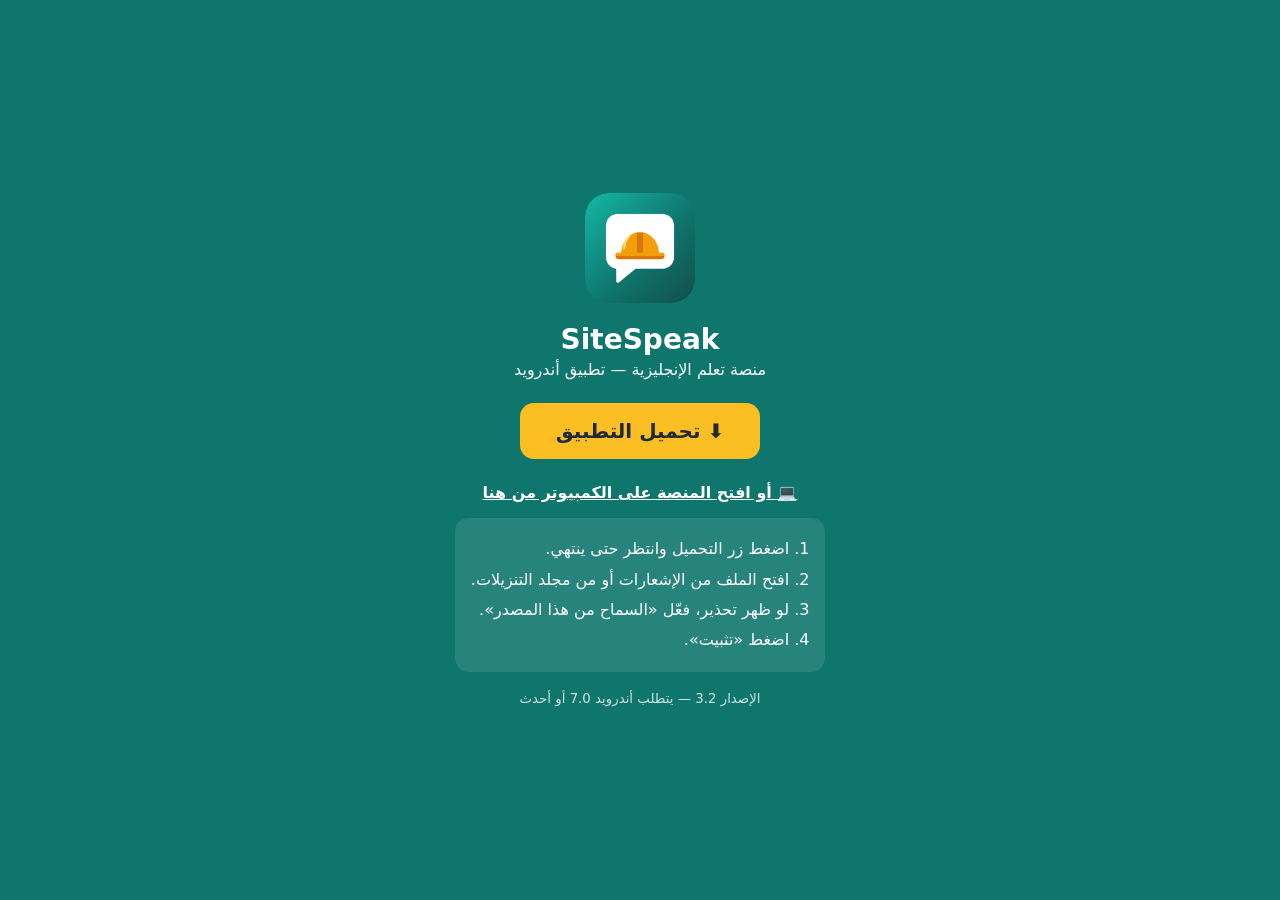
<file: index.html>
<!DOCTYPE html>
<html lang="ar" dir="rtl">
<head>
<meta charset="utf-8">
<meta name="viewport" content="width=device-width, initial-scale=1">
<title>تحميل تطبيق SiteSpeak</title>
<style>
  body{margin:0;min-height:100vh;display:flex;align-items:center;justify-content:center;
       font-family:system-ui,"Segoe UI",Tahoma,sans-serif;background:#0f766e;color:#fff;text-align:center}
  .card{max-width:420px;padding:32px 24px}
  img{width:110px;height:110px;border-radius:24px}
  h1{margin:16px 0 4px;font-size:28px}
  .btn{display:inline-block;margin:24px 0;padding:16px 36px;border-radius:14px;background:#fbbf24;
       color:#1f2937;font-size:20px;font-weight:700;text-decoration:none}
  ol{text-align:right;line-height:1.9;background:rgba(255,255,255,.1);border-radius:14px;padding:16px 36px 16px 16px}
  small{opacity:.8}
</style>
</head>
<body>
<div class="card">
  <img src="icon.png" alt="SiteSpeak">
  <h1>SiteSpeak</h1>
  <div>منصة تعلم الإنجليزية — تطبيق أندرويد</div>
  <a class="btn" href="SiteSpeak.apk" download>⬇ تحميل التطبيق</a>
  <div><a href="app/" style="color:#fff;font-weight:700">💻 أو افتح المنصة على الكمبيوتر من هنا</a></div>
  <ol>
    <li>اضغط زر التحميل وانتظر حتى ينتهي.</li>
    <li>افتح الملف من الإشعارات أو من مجلد التنزيلات.</li>
    <li>لو ظهر تحذير، فعّل «السماح من هذا المصدر».</li>
    <li>اضغط «تثبيت».</li>
  </ol>
  <small>الإصدار 3.2 — يتطلب أندرويد 7.0 أو أحدث</small>
</div>
</body>
</html>
</file>
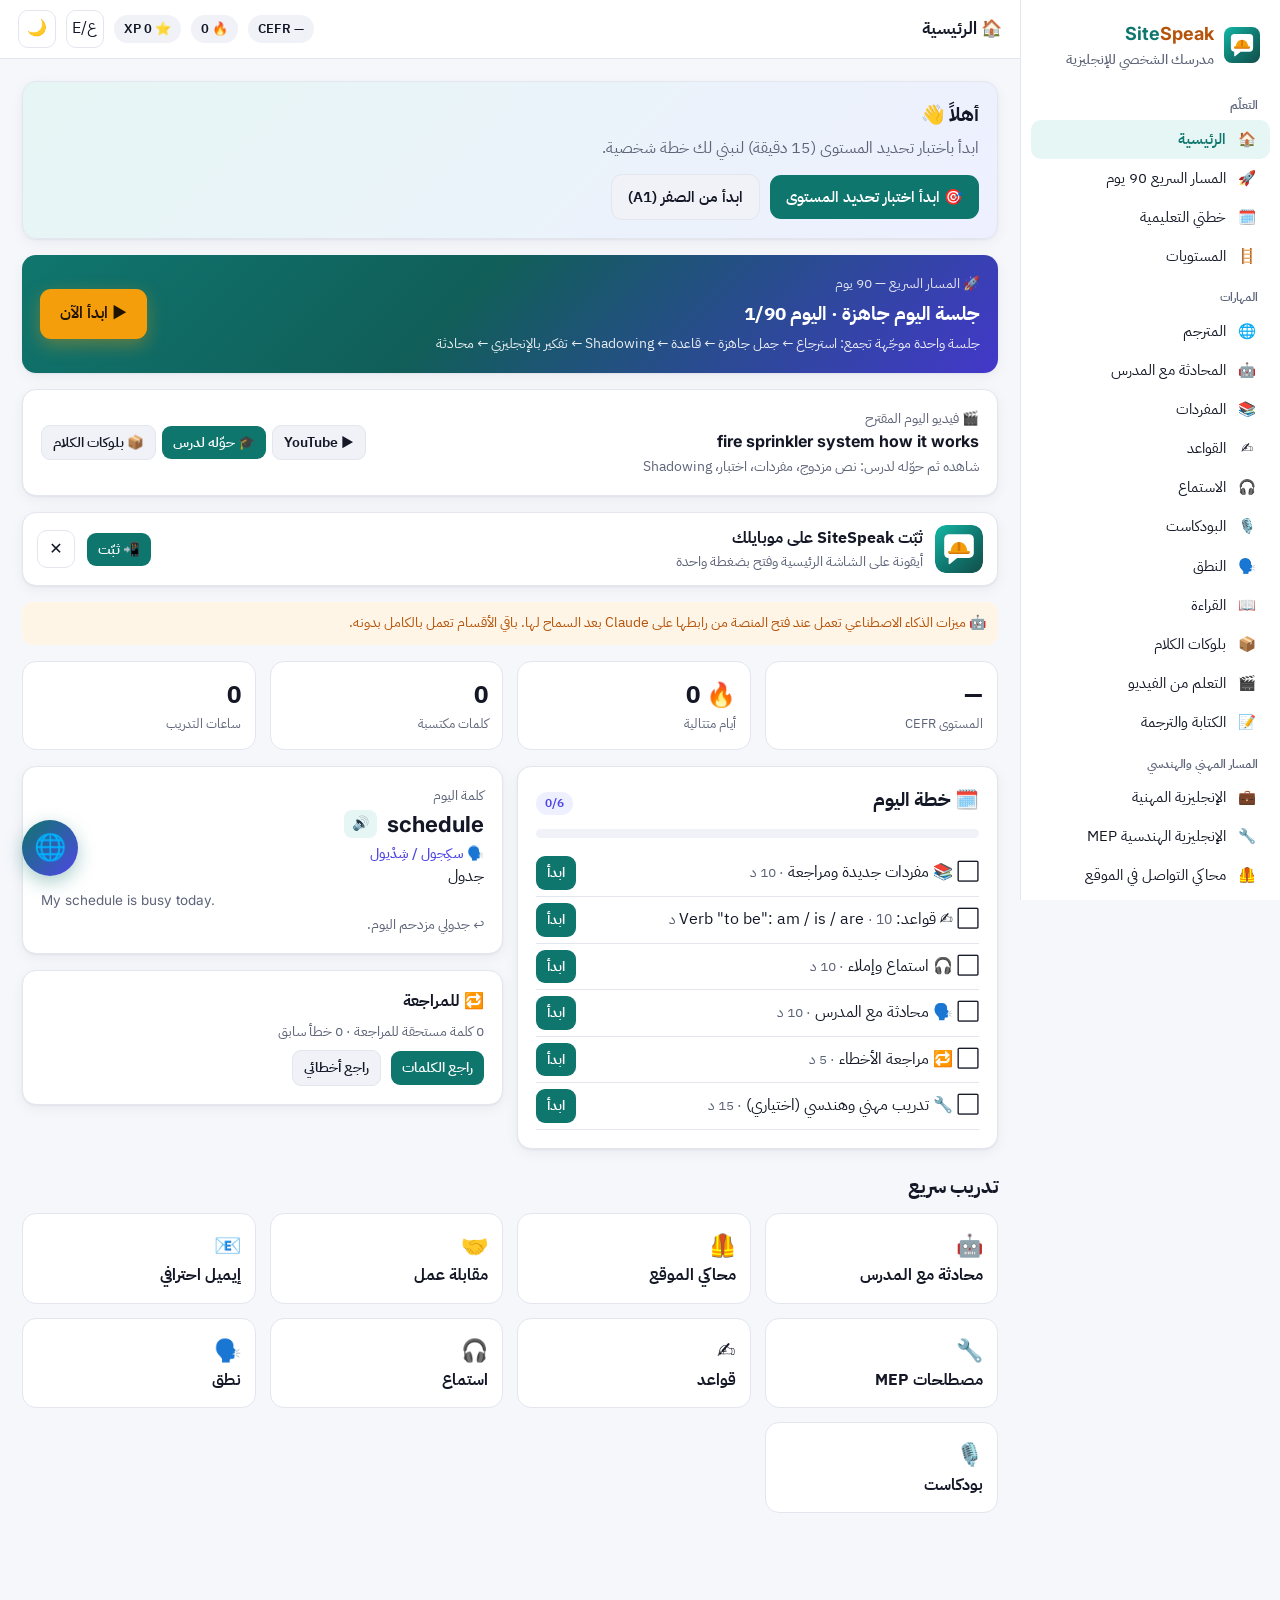
<file: app/index.html>
<!DOCTYPE html>
<html lang="ar" dir="rtl" data-theme="light">
<head>
<meta charset="utf-8">
<meta name="viewport" content="width=device-width, initial-scale=1">
<title>SiteSpeak — منصة تعلم الإنجليزية</title>
<meta name="description" content="SiteSpeak — منصة ذكية لتعلم الإنجليزية للعرب من A1 إلى C2، مع مسار الإنجليزية المهنية والهندسية MEP، مدرس محادثة بالذكاء الاصطناعي، ومزامنة بين الموبايل واللابتوب.">
<meta name="theme-color" content="#0f766e">
<meta name="application-name" content="SiteSpeak">
<meta name="apple-mobile-web-app-title" content="SiteSpeak">
<meta name="apple-mobile-web-app-capable" content="yes">
<meta name="mobile-web-app-capable" content="yes">
<link rel="icon" type="image/svg+xml" href="icons/icon.svg">
<link rel="icon" type="image/png" sizes="32x32" href="icons/favicon-32.png">
<link rel="apple-touch-icon" href="icons/apple-touch-icon.png">
<link rel="manifest" href="manifest.webmanifest">
<link rel="preconnect" href="https://fonts.googleapis.com">
<link rel="preconnect" href="https://fonts.gstatic.com" crossorigin>
<link href="https://fonts.googleapis.com/css2?family=IBM+Plex+Sans+Arabic:wght@400;500;600;700&family=Inter:wght@400;500;600;700&display=swap" rel="stylesheet" media="print" onload="this.media='all'">
<noscript><link href="https://fonts.googleapis.com/css2?family=IBM+Plex+Sans+Arabic:wght@400;500;600;700&family=Inter:wght@400;500;600;700&display=swap" rel="stylesheet"></noscript>
<link rel="stylesheet" href="app.css?v=20261119033321">
</head>
<body>
<div class="app">
  <aside class="side" id="side"></aside>
  <div class="drawer-bg" id="drawerBg"></div>
  <div class="main">
    <header class="topbar">
      <button class="iconbtn menu-btn" id="menuBtn" aria-label="Menu">☰</button>
      <div class="title" id="pageTitle"></div>
      <span class="chip" id="chipLevel" title="CEFR"></span>
      <span class="chip hide-sm" id="chipStreak"></span>
      <span class="chip hide-sm" id="chipXp"></span>
      <button class="iconbtn" id="langBtn" title="Language">ع/E</button>
      <button class="iconbtn" id="themeBtn" title="Dark mode">🌙</button>
    </header>
    <div id="planBar"></div>
    <main class="content" id="view"></main>
  </div>
  <nav class="bottom" id="bottomNav"></nav>
  <button class="fab" id="fab" title="المترجم / Translator" aria-label="Translator">🌐</button>
</div>
<script>window.SS_BUILD = '20261119033321';</script>
<script src="content.js?v=20261119033321"></script>
<script src="fast-content.js?v=20261119033321"></script>
<script src="pron-ar.js?v=20261119033321"></script>
<script src="ex-ar.js?v=20261119033321"></script>
<script src="advanced-content.js?v=20261119033321"></script>
<script src="blocks-ar.js?v=20261119033321"></script>
<script src="mep-plus.js?v=20261119033321"></script>
<script src="podcast.js?v=20261119033321"></script>
<script src="app.js?v=20261119033321"></script>
</body>
</html>
</file>
<file: app/app.css>
:root{
  --bg:#f6f7fb; --surface:#ffffff; --surface2:#f0f2f8; --text:#141826; --muted:#5d6478; --line:#e3e6ef;
  --brand:#0f766e; --brand2:#14b8a6; --brandSoft:#e6f6f4; --accent:#4f46e5; --accentSoft:#eef0ff;
  --ok:#15803d; --okSoft:#e8f7ee; --bad:#b91c1c; --badSoft:#fdecec; --warn:#b45309; --warnSoft:#fff5e6;
  --radius:14px; --shadow:0 1px 2px rgba(16,24,40,.05),0 4px 14px rgba(16,24,40,.05);
  --font:'IBM Plex Sans Arabic','Inter',system-ui,-apple-system,'Segoe UI',sans-serif;
}
[data-theme=dark]{
  --bg:#0d1117; --surface:#161b24; --surface2:#1d2430; --text:#e7eaf0; --muted:#98a1b3; --line:#2a3240;
  --brand:#2dd4bf; --brand2:#14b8a6; --brandSoft:#123331; --accent:#8b8cf8; --accentSoft:#232548;
  --ok:#4ade80; --okSoft:#12301f; --bad:#f87171; --badSoft:#3a1717; --warn:#fbbf24; --warnSoft:#3a2a0f;
  --shadow:0 1px 2px rgba(0,0,0,.3);
}
*{box-sizing:border-box}
html,body{margin:0;background:var(--bg);color:var(--text);font-family:var(--font);font-size:16px;line-height:1.6}
button,input,textarea,select{font:inherit;color:inherit}
a{color:var(--brand)}
.en{direction:ltr;unicode-bidi:isolate;font-family:'Inter',system-ui,sans-serif}
.app{display:flex;min-height:100vh}
/* sidebar */
.side{width:260px;flex:0 0 260px;background:var(--surface);border-inline-end:1px solid var(--line);height:100vh;position:sticky;top:0;overflow-y:auto;padding:14px 10px 30px}
.logo{display:flex;align-items:center;gap:10px;padding:6px 10px 14px;font-weight:700;font-size:18px}
.logo .mark{width:34px;height:34px;border-radius:10px;background:linear-gradient(135deg,var(--brand),var(--accent));display:grid;place-items:center;color:#fff;font-size:16px}
.nav-group{font-size:12px;color:var(--muted);padding:12px 12px 4px;font-weight:600}
.nav a{display:flex;align-items:center;gap:10px;padding:8px 12px;border-radius:10px;color:var(--text);text-decoration:none;font-size:14.5px}
.nav a:hover{background:var(--surface2)}
.nav a.on{background:var(--brandSoft);color:var(--brand);font-weight:600}
.nav .ic{width:22px;text-align:center}
.main{flex:1;min-width:0;display:flex;flex-direction:column}
.topbar{display:flex;align-items:center;gap:10px;padding:10px 18px;background:var(--surface);border-bottom:1px solid var(--line);position:sticky;top:0;z-index:20}
.topbar .title{font-weight:700;font-size:17px;flex:1;min-width:0;white-space:nowrap;overflow:hidden;text-overflow:ellipsis}
.chip{display:inline-flex;align-items:center;gap:6px;padding:4px 10px;border-radius:999px;background:var(--surface2);font-size:13px;font-weight:600;white-space:nowrap}
.iconbtn{border:1px solid var(--line);background:var(--surface);border-radius:10px;width:38px;height:38px;cursor:pointer;display:grid;place-items:center;font-size:16px}
.menu-btn{display:none}
.content{padding:22px;max-width:1100px;width:100%;margin:0 auto;padding-bottom:90px}
.bottom{display:none}
/* cards */
.card{background:var(--surface);border:1px solid var(--line);border-radius:var(--radius);padding:18px;box-shadow:var(--shadow);margin-bottom:16px}
.card h2{margin:0 0 6px;font-size:19px}
.card h3{margin:0 0 6px;font-size:16px}
.muted{color:var(--muted)}
.small{font-size:13.5px}
.grid{display:grid;gap:14px}
.g2{grid-template-columns:repeat(2,minmax(0,1fr))}
.g3{grid-template-columns:repeat(3,minmax(0,1fr))}
.g4{grid-template-columns:repeat(4,minmax(0,1fr))}
.tile{background:var(--surface);border:1px solid var(--line);border-radius:var(--radius);padding:14px;cursor:pointer;transition:.15s;text-align:start}
.tile:hover{border-color:var(--brand);transform:translateY(-1px)}
.tile .big{font-size:22px}
.stat{background:var(--surface);border:1px solid var(--line);border-radius:var(--radius);padding:14px}
.stat .v{font-size:24px;font-weight:700}
.stat .l{font-size:13px;color:var(--muted)}
.btn{display:inline-flex;align-items:center;justify-content:center;gap:8px;border:none;background:var(--brand);color:#fff;padding:10px 16px;border-radius:11px;cursor:pointer;font-weight:600;font-size:15px;text-decoration:none}
[data-theme=dark] .btn{color:#06201d}
.btn:disabled{opacity:.5;cursor:not-allowed}
.btn.sec{background:var(--surface2);color:var(--text);border:1px solid var(--line)}
.btn.ghost{background:transparent;color:var(--brand);border:1px solid var(--line)}
.btn.sm{padding:6px 11px;font-size:13.5px;border-radius:9px}
.btn.danger{background:var(--bad)}
.row{display:flex;gap:10px;align-items:center;flex-wrap:wrap}
.between{justify-content:space-between}
.pill{display:inline-block;padding:2px 9px;border-radius:999px;font-size:12px;font-weight:600;background:var(--accentSoft);color:var(--accent)}
.pill.ok{background:var(--okSoft);color:var(--ok)}
.pill.bad{background:var(--badSoft);color:var(--bad)}
.pill.warn{background:var(--warnSoft);color:var(--warn)}
.bar{height:9px;background:var(--surface2);border-radius:99px;overflow:hidden}
.bar>i{display:block;height:100%;background:linear-gradient(90deg,var(--brand),var(--brand2));border-radius:99px;transition:width .4s}
.sep{height:1px;background:var(--line);margin:14px 0}
.note{background:var(--warnSoft);color:var(--warn);border-radius:11px;padding:10px 12px;font-size:14px}
.info{background:var(--accentSoft);color:var(--accent);border-radius:11px;padding:10px 12px;font-size:14px}
.okbox{background:var(--okSoft);color:var(--ok);border-radius:11px;padding:10px 12px}
.badbox{background:var(--badSoft);color:var(--bad);border-radius:11px;padding:10px 12px}
input[type=text],textarea,select{width:100%;padding:10px 12px;border:1px solid var(--line);border-radius:11px;background:var(--surface);outline:none}
input[type=text]:focus,textarea:focus,select:focus{border-color:var(--brand)}
textarea{min-height:110px;resize:vertical}
.opt{display:block;width:100%;text-align:start;padding:11px 14px;margin:7px 0;border:1px solid var(--line);border-radius:11px;background:var(--surface);cursor:pointer}
.opt:hover{border-color:var(--brand)}
.opt.right{border-color:var(--ok);background:var(--okSoft)}
.opt.wrong{border-color:var(--bad);background:var(--badSoft)}
.opt:disabled{cursor:default}
.speak{border:none;background:var(--brandSoft);color:var(--brand);border-radius:8px;padding:3px 8px;cursor:pointer;font-size:14px;vertical-align:middle}
table{width:100%;border-collapse:collapse;font-size:14.5px}
th,td{padding:8px 10px;border-bottom:1px solid var(--line);text-align:start;vertical-align:top}
th{color:var(--muted);font-weight:600;font-size:13px}
.tabs{display:flex;gap:6px;flex-wrap:wrap;margin-bottom:14px}
.tab{padding:7px 13px;border-radius:999px;border:1px solid var(--line);background:var(--surface);cursor:pointer;font-size:14px}
.tab.on{background:var(--brand);color:#fff;border-color:var(--brand)}
[data-theme=dark] .tab.on{color:#06201d}
/* flashcard */
.flash{min-height:210px;display:flex;flex-direction:column;align-items:center;justify-content:center;text-align:center;padding:26px;border-radius:18px;background:linear-gradient(160deg,var(--surface),var(--surface2));border:1px solid var(--line);cursor:pointer}
.flash .w{font-size:30px;font-weight:700}
/* chat */
.chat{display:flex;flex-direction:column;gap:10px;max-height:58vh;overflow-y:auto;padding:4px 2px 10px}
.msg{max-width:85%;padding:10px 13px;border-radius:14px;white-space:pre-wrap;word-wrap:break-word}
.msg.ai{background:var(--surface2);align-self:flex-start;border-end-start-radius:4px}
.msg.me{background:var(--brand);color:#fff;align-self:flex-end;border-end-end-radius:4px}
[data-theme=dark] .msg.me{color:#06201d}
.msg .fix{margin-top:8px;padding:8px 10px;border-radius:10px;background:var(--warnSoft);color:var(--warn);font-size:14px;direction:rtl;text-align:right;font-family:var(--font)}
.composer{display:flex;gap:8px;align-items:flex-end;margin-top:8px}
.composer textarea{min-height:46px;height:46px}
.mic{width:46px;height:46px;flex:0 0 46px;border-radius:12px;border:1px solid var(--line);background:var(--surface);cursor:pointer;font-size:18px}
.mic.rec{background:var(--bad);color:#fff;border-color:var(--bad);animation:pulse 1s infinite}
@keyframes pulse{50%{opacity:.6}}
.typing{opacity:.6}
.modal-bg{position:fixed;inset:0;background:rgba(0,0,0,.45);display:flex;align-items:center;justify-content:center;z-index:100;padding:16px}
.modal{background:var(--surface);border-radius:16px;padding:20px;max-width:520px;width:100%;max-height:85vh;overflow:auto}
.toast{position:fixed;bottom:90px;left:50%;transform:translateX(-50%);background:var(--text);color:var(--bg);padding:10px 16px;border-radius:12px;z-index:200;font-size:14px;box-shadow:var(--shadow)}
.cert{border:3px double var(--brand);border-radius:16px;padding:26px;text-align:center;background:var(--surface)}
.kbd{font-family:ui-monospace,monospace;font-size:13px;background:var(--surface2);padding:1px 6px;border-radius:6px}
pre.mail{white-space:pre-wrap;background:var(--surface2);padding:14px;border-radius:12px;font-family:'Inter',system-ui,sans-serif;font-size:14.5px;direction:ltr;text-align:left}
.scroll-x{overflow-x:auto}
.badge{display:flex;flex-direction:column;align-items:center;gap:4px;padding:12px;border-radius:14px;border:1px solid var(--line);text-align:center;font-size:13px}
.badge .i{font-size:28px}
.badge.locked{opacity:.35;filter:grayscale(1)}
.drawer-bg{display:none}
@media (max-width:860px){
  .side{position:fixed;inset-block:0;inset-inline-start:0;z-index:60;transform:translateX(-110%);transition:transform .2s;box-shadow:var(--shadow)}
  [dir=rtl] .side{transform:translateX(110%)}
  .side.open{transform:none!important}
  .drawer-bg.open{display:block;position:fixed;inset:0;background:rgba(0,0,0,.4);z-index:50}
  .menu-btn{display:grid}
  .content{padding:14px;padding-bottom:96px}
  .g3,.g4{grid-template-columns:repeat(2,minmax(0,1fr))}
  .g2{grid-template-columns:1fr}
  .bottom{display:flex;position:fixed;bottom:0;inset-inline:0;background:var(--surface);border-top:1px solid var(--line);z-index:30;padding:6px 4px calc(6px + env(safe-area-inset-bottom))}
  .bottom a{flex:1;text-align:center;font-size:11px;color:var(--muted);text-decoration:none;display:flex;flex-direction:column;align-items:center;gap:1px}
  .bottom a .ic{font-size:20px}
  .bottom a.on{color:var(--brand);font-weight:700}
  .msg{max-width:92%}
  .topbar .hide-sm{display:none}
}

.pa{font-family:var(--font);direction:rtl;text-align:right;color:var(--accent);font-size:13.5px;font-weight:500;line-height:1.5;margin-top:2px}
.pa.big{font-size:19px;text-align:center;margin:4px 0 6px}
.flash .pa{text-align:center}
.opt .pa{text-align:center;font-size:14px}
.exar{font-family:var(--font);direction:rtl;text-align:right;color:var(--muted);font-size:14px;font-style:normal;margin-top:3px;line-height:1.5}
.flash .exar{text-align:center;font-size:15px;color:var(--text)}
.fab{position:fixed;bottom:24px;inset-inline-end:22px;width:56px;height:56px;border-radius:50%;border:none;background:linear-gradient(135deg,var(--brand),var(--accent));color:#fff;font-size:26px;cursor:pointer;box-shadow:0 6px 18px rgba(15,118,110,.35);z-index:40;display:grid;place-items:center}
.fab:active{transform:scale(.95)}
@media (max-width:860px){.fab{bottom:calc(76px + env(safe-area-inset-bottom));inset-inline-end:14px;width:52px;height:52px}}
.planbar{position:sticky;top:59px;z-index:15;display:flex;align-items:center;justify-content:space-between;gap:8px;flex-wrap:wrap;padding:8px 18px;background:var(--accentSoft);border-bottom:1px solid var(--line)}
.planbar.done{background:var(--okSoft)}
@media (max-width:860px){.planbar{padding:8px 12px}}
/* ---------- Fast Track ---------- */
.fast-hero{background:linear-gradient(135deg,#0f766e 0%,#115e59 45%,#4338ca 100%);color:#fff;border:none}
.fast-hero h2,.fast-hero .muted{color:#fff}
.fast-hero .btn.sec{background:rgba(255,255,255,.15);color:#fff;border-color:rgba(255,255,255,.3)}
.fast-hero select{background:rgba(255,255,255,.15);color:#fff;border:1px solid rgba(255,255,255,.3);border-radius:11px;padding:9px 10px}
.fast-hero select option{color:#141826}
.btn.fast-go{background:#f59e0b;color:#1f1300;font-size:16px;padding:12px 20px;box-shadow:0 6px 18px rgba(245,158,11,.35)}
.btn.fast-go:hover{filter:brightness(1.05)}
.home-fast{margin-bottom:16px}
.fast-ring{--p:0;width:74px;height:74px;border-radius:50%;display:grid;place-items:center;background:conic-gradient(#f59e0b calc(var(--p)*1%),rgba(255,255,255,.2) 0);position:relative;flex:0 0 74px}
.fast-ring::before{content:'';position:absolute;inset:7px;border-radius:50%;background:#115e59}
.fast-ring b{position:relative;font-size:15px}
.fast-level{background:rgba(255,255,255,.12);border:1px solid rgba(255,255,255,.25);border-radius:12px;padding:10px 12px;margin-top:10px}
.card:not(.fast-hero) .fast-level{background:var(--warnSoft);color:var(--warn);border-color:transparent}
.fast-steps{padding-inline-start:20px;margin:6px 0}
.fast-steps li{margin:6px 0;font-size:14.5px}
.fast-phase{border:1px solid var(--line);border-radius:11px;padding:8px 12px;margin:6px 0}
.fast-phase.on{border-color:var(--brand);background:var(--brandSoft)}
.fast-dots{display:grid;grid-template-columns:repeat(15,1fr);gap:4px;margin:12px 0 4px}
.fast-dots i{aspect-ratio:1;border-radius:4px;background:var(--surface2)}
.fast-dots i.ok{background:var(--brand)}
.fast-dots i.now{outline:2px solid #f59e0b;background:var(--accentSoft)}
.fast-my{display:flex;justify-content:space-between;align-items:center;gap:10px;padding:8px 0;border-bottom:1px solid var(--line)}
.fast-my .iconbtn{width:30px;height:30px;font-size:12px;flex:0 0 30px}
.fast-stepper{display:flex;gap:6px;align-items:center;margin-bottom:14px;overflow-x:auto;padding-bottom:4px}
.fast-stepper .fs{flex:1;min-width:64px;display:flex;flex-direction:column;align-items:center;gap:3px;padding:8px 4px;border-radius:12px;background:var(--surface);border:1px solid var(--line);opacity:.65}
.fast-stepper .fs span{font-size:18px}
.fast-stepper .fs small{font-size:11.5px;white-space:nowrap}
.fast-stepper .fs.on{opacity:1;border-color:var(--brand);background:var(--brandSoft);color:var(--brand);font-weight:600}
.fast-stepper .fs.done{opacity:1;background:var(--okSoft);color:var(--ok);border-color:transparent}
.fast-frame{margin-top:12px;padding:6px 14px;border-radius:999px;background:var(--accentSoft);color:var(--accent);font-weight:600;font-size:15px}
.fast-ar{font-size:21px;font-weight:700;padding:16px;border-radius:14px;background:var(--surface2);text-align:center;margin:8px 0}
.fast-q{font-size:20px;font-weight:600;padding:14px 16px;border-radius:14px;background:var(--accentSoft);margin:8px 0}
.fast-res{border-radius:11px;padding:10px 12px;margin:8px 0;border:1px solid var(--line)}
.fast-res.ok{border-color:var(--ok);background:var(--okSoft)}
.fast-res.bad{border-color:var(--bad)}
.fast-talk{border:1px solid var(--line);border-radius:12px;padding:12px;margin:10px 0;display:flex;flex-direction:column;gap:6px}
.fast-talk .lbl{display:inline-block;font-size:11.5px;font-weight:700;padding:1px 8px;border-radius:99px;background:var(--surface2);color:var(--muted);margin-inline-end:6px;font-family:var(--font)}
.fast-talk .lbl.ok{background:var(--okSoft);color:var(--ok)}
.fast-talk .lbl.up{background:#fef3c7;color:#92400e}
.fast-talk .up{background:var(--warnSoft);border-radius:9px;padding:6px 8px}
@media (max-width:860px){.fast-stepper .fs{min-width:42px;padding:7px 2px}.fast-dots{grid-template-columns:repeat(10,1fr)}.fast-stepper .fs small{display:none}.fast-hero h2{font-size:21px!important}}
.speakbox{border:1px dashed var(--brand);border-radius:14px;padding:12px;background:var(--surface)}
.speakin{min-height:56px;font-size:17px}
.speakline{font-size:18px;line-height:2.2;margin:10px 0 4px;direction:ltr;text-align:left}
.w-ok{color:var(--ok);font-weight:600}
.w-bad{color:var(--bad);font-weight:700;display:inline-flex;flex-direction:column;align-items:center;line-height:1.1;vertical-align:middle;background:var(--badSoft);border-radius:6px;padding:2px 5px}
.w-bad small{font-size:11px;font-weight:500;color:var(--muted)}
.w-miss{color:var(--bad);text-decoration:line-through;opacity:.8}
.w-extra{color:var(--muted);font-size:14px}
.fixrow{border:1px solid var(--line);border-radius:10px;padding:8px 10px;margin-top:6px;background:var(--surface2)}
.speakin.listening{border-color:var(--brand);box-shadow:0 0 0 3px var(--brandSoft)}
/* ---- Install on phone ---- */
.install-hero{display:flex;gap:18px;align-items:center;flex-wrap:wrap;background:linear-gradient(135deg,var(--brandSoft),var(--accentSoft))}
.install-icon{flex:none;line-height:0;filter:drop-shadow(0 8px 18px rgba(15,118,110,.35))}
.install-icon svg{border-radius:24%}
.install-icon.sm{filter:none}
.install-steps{list-style:none;margin:12px 0 0;padding:0;display:grid;gap:10px}
.install-steps li{display:flex;gap:12px;align-items:flex-start;line-height:1.7}
.install-steps .n{flex:none;width:28px;height:28px;border-radius:50%;background:var(--brand);color:#fff;display:grid;place-items:center;font-weight:700;font-size:14px}
.install-banner{display:flex;gap:12px;align-items:center;padding:12px 14px}
</file>
